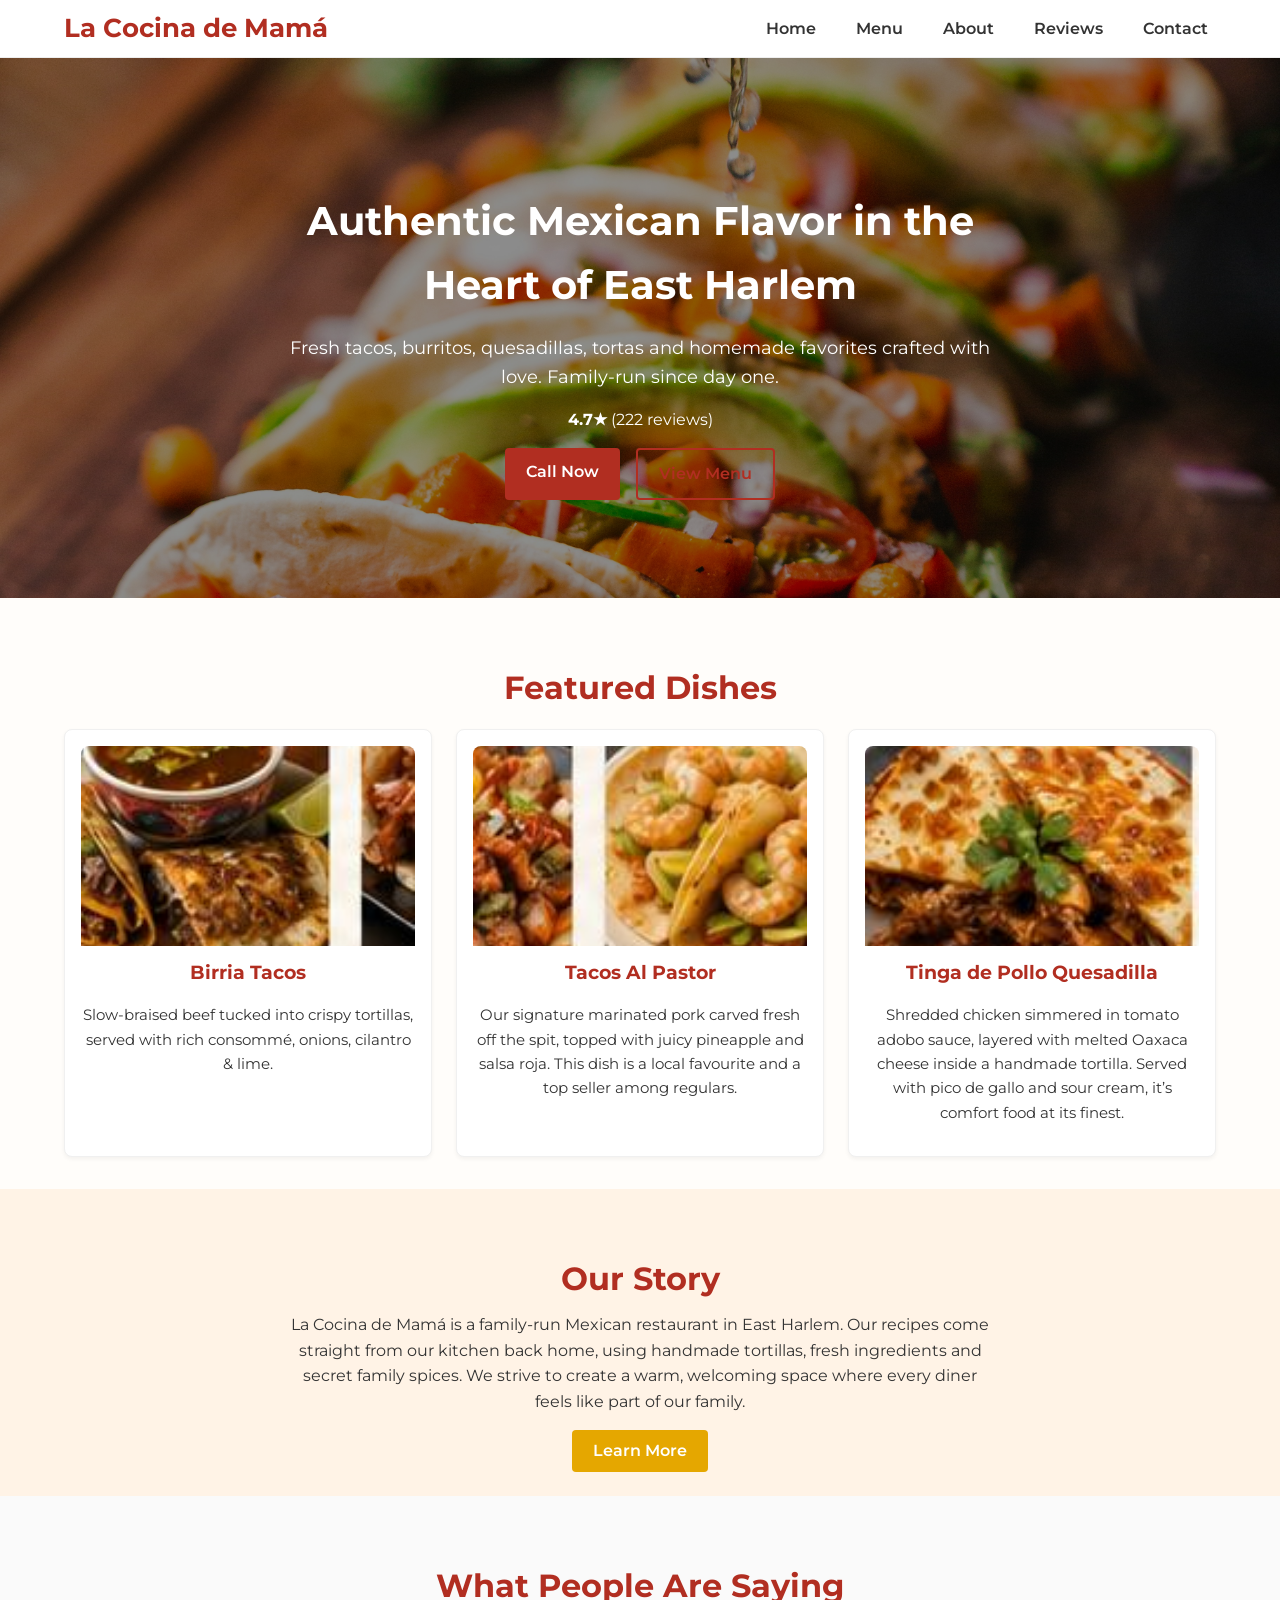
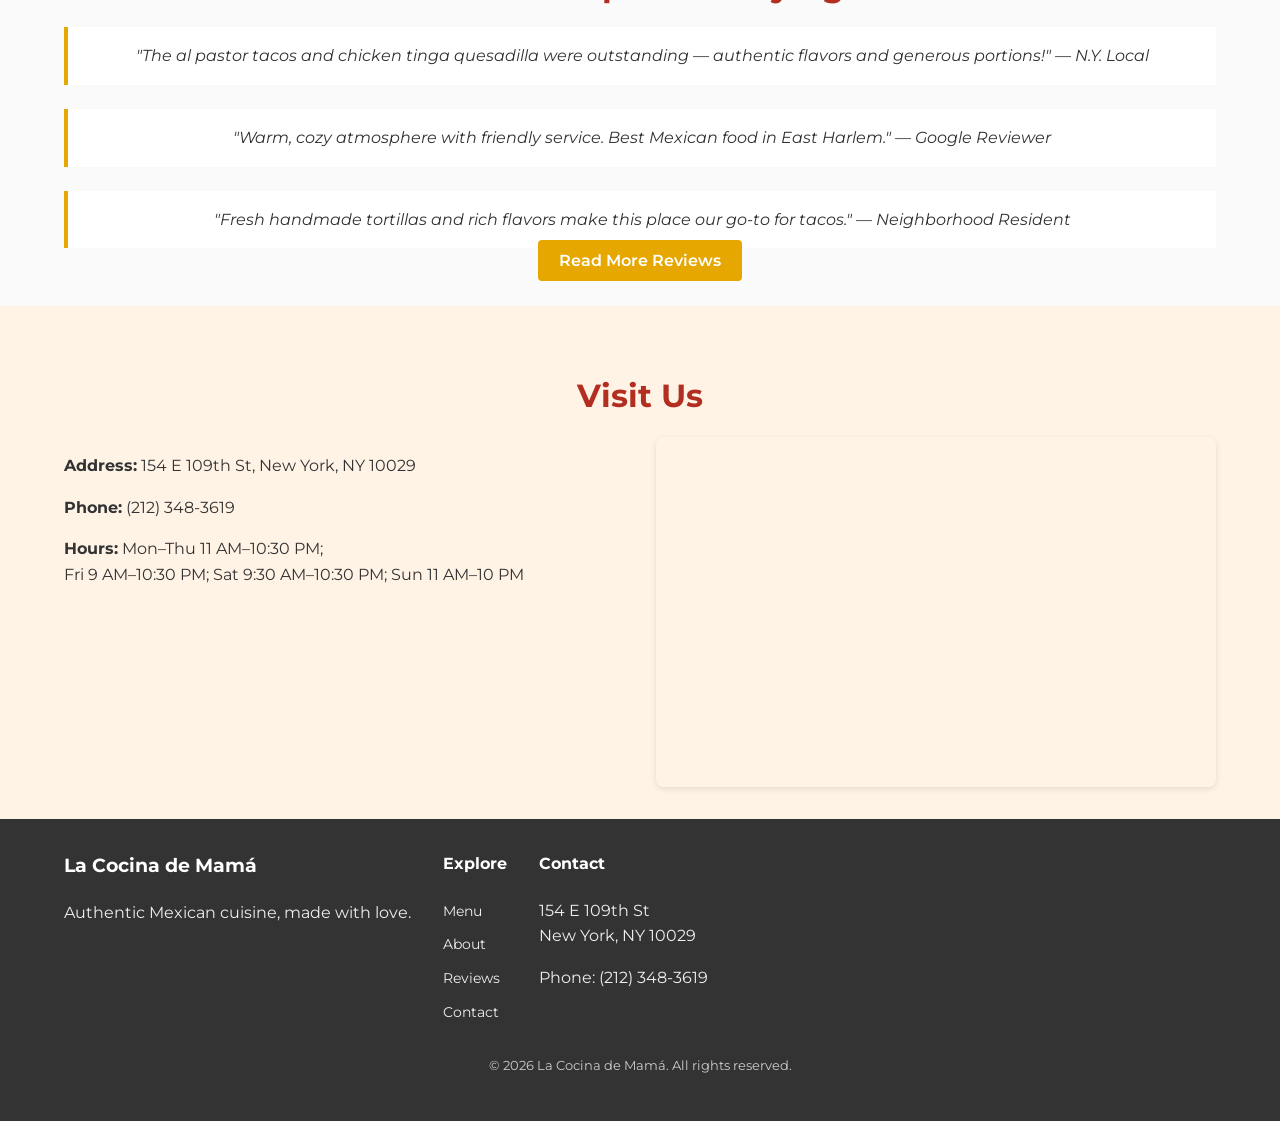
<file: index.html>
<!DOCTYPE html>
<html lang="en">
  <head>
    <meta charset="UTF-8" />
    <meta name="viewport" content="width=device-width, initial-scale=1.0" />
    <title>La Cocina de Mamá | Authentic Mexican Cuisine in East Harlem</title>
    <!-- Search‑engine optimisation -->
    <meta
      name="description"
      content="Enjoy authentic Mexican food at La Cocina de Mamá in East Harlem. Fresh tacos, burritos, quesadillas and more. 4.7‑star rating with 220+ reviews. Order now!"
    />
    <meta
      name="keywords"
      content="Mexican restaurant East Harlem, tacos NYC, birria tacos near me, Mexican food Harlem, best tacos East Harlem, authentic Mexican restaurant NYC"
    />
    <!-- Open Graph for social sharing -->
    <meta property="og:title" content="La Cocina de Mamá – Authentic Mexican Restaurant in East Harlem" />
    <meta
      property="og:description"
      content="Enjoy authentic Mexican cuisine at La Cocina de Mamá. Fresh tacos, burritos, quesadillas and more. Order pickup or delivery today!"
    />
    <!-- Use high‑quality hero image for Open Graph previews -->
    <meta property="og:image" content="hero-custom.jpg" />
    <meta property="og:url" content="https://lacocinademamanyc.github.io/" />
    <meta property="og:type" content="restaurant" />
    <link rel="stylesheet" href="style.css" />
    <link rel="preconnect" href="https://fonts.gstatic.com" />
    <link
      href="https://fonts.googleapis.com/css2?family=Montserrat:wght@400;600;700&display=swap"
      rel="stylesheet"
    />
  </head>
  <body>
    <header class="navbar">
      <div class="container">
        <a href="index.html" class="logo">La Cocina de Mamá</a>
        <input type="checkbox" id="nav-toggle" class="nav-toggle" />
        <label for="nav-toggle" class="nav-toggle-label">
          <span></span>
        </label>
        <nav>
          <ul>
            <li><a href="index.html">Home</a></li>
            <li><a href="menu.html">Menu</a></li>
            <li><a href="about.html">About</a></li>
            <li><a href="reviews.html">Reviews</a></li>
            <li><a href="contact.html">Contact</a></li>
          </ul>
        </nav>
      </div>
    </header>

    <!-- Hero Section -->
    <section class="hero">
      <!-- Updated hero image cropped from real taco photograph -->
      <img
        src="hero-custom.jpg"
        alt="Colorful tacos with fresh toppings on handmade tortillas"
        class="hero-image"
      />
      <div class="hero-content container">
        <h1>Authentic Mexican Flavor in the Heart of East Harlem</h1>
        <p>
          Fresh tacos, burritos, quesadillas, tortas and homemade favorites crafted
          with love. Family‑run since day one.
        </p>
        <div class="rating">
          <strong>4.7★</strong>
          <span>(222 reviews)</span>
        </div>
        <div class="cta-buttons">
          <a href="tel:+12123483619" class="btn">Call Now</a>
          <a href="menu.html" class="btn btn-outline">View Menu</a>
        </div>
      </div>
    </section>

    <!-- Featured Dishes Section -->
    <section class="featured-dishes container">
      <h2>Featured Dishes</h2>
      <div class="dish-grid">
        <div class="dish-card">
          <!-- Use real customer photo from reviews for featured Birria tacos -->
          <img src="dish_clean_1.jpg" alt="Birria tacos with consomé" />
          <h3>Birria Tacos</h3>
          <p>
            Slow‑braised beef tucked into crispy tortillas, served with rich
            consommé, onions, cilantro & lime.
          </p>
        </div>
        <div class="dish-card">
          <!-- Showcasing a real customer photo of tacos al pastor -->
          <img src="dish_clean_2.jpg" alt="Tacos al pastor with pineapple and salsa roja" />
          <h3>Tacos Al Pastor</h3>
          <p>
            Our signature marinated pork carved fresh off the spit, topped with
            juicy pineapple and salsa roja. This dish is a local favourite and
            a top seller among regulars.
          </p>
        </div>
        <div class="dish-card">
          <!-- Real photo of our tinga de pollo quesadilla from a happy customer -->
          <img src="dish_clean_3.jpg" alt="Tinga de pollo quesadilla with Oaxaca cheese" />
          <h3>Tinga de Pollo Quesadilla</h3>
          <p>
            Shredded chicken simmered in tomato adobo sauce, layered with
            melted Oaxaca cheese inside a handmade tortilla. Served with
            pico de gallo and sour cream, it’s comfort food at its finest.
          </p>
        </div>
      </div>
    </section>

    <!-- About Section summary -->
    <section class="about-summary">
      <div class="container">
        <h2>Our Story</h2>
        <p>
          La Cocina de Mamá is a family‑run Mexican restaurant in East Harlem.
          Our recipes come straight from our kitchen back home, using handmade
          tortillas, fresh ingredients and secret family spices. We strive to
          create a warm, welcoming space where every diner feels like part of
          our family.
        </p>
        <a href="about.html" class="btn btn-secondary">Learn More</a>
      </div>
    </section>

    <!-- Reviews Preview Section -->
    <section class="reviews-preview">
      <div class="container">
        <h2>What People Are Saying</h2>
        <div class="review-grid">
          <blockquote>
            "The al pastor tacos and chicken tinga quesadilla were outstanding —
            authentic flavors and generous portions!" — N.Y. Local
          </blockquote>
          <blockquote>
            "Warm, cozy atmosphere with friendly service. Best Mexican food in
            East Harlem." — Google Reviewer
          </blockquote>
          <blockquote>
            "Fresh handmade tortillas and rich flavors make this place our
            go‑to for tacos." — Neighborhood Resident
          </blockquote>
        </div>
        <a href="reviews.html" class="btn btn-secondary">Read More Reviews</a>
      </div>
    </section>

    <!-- Location & Hours -->
    <section class="location-hours">
      <div class="container">
        <h2>Visit Us</h2>
        <div class="location-info">
          <div class="address-hours">
            <p><strong>Address:</strong> 154 E 109th St, New York, NY 10029</p>
            <p><strong>Phone:</strong> (212) 348‑3619</p>
            <p><strong>Hours:</strong> Mon–Thu 11 AM–10:30 PM;<br />
              Fri 9 AM–10:30 PM; Sat 9:30 AM–10:30 PM; Sun 11 AM–10 PM
            </p>
          </div>
          <div class="map-container">
            <!-- Google Maps iframe embed pointing to the restaurant location -->
            <iframe
              src="https://www.google.com/maps/embed?pb=!1m18!1m12!1m3!1d3021.795196990595!2d-73.9435401!3d40.7933422!2m3!1f0!2f0!3f0!3m2!1i1024!2i768!4f13.1!3m3!1m2!1s0x89c2f645f1722163%3A0x8b8f43266d8fd170!2sLa%20Cocina%20de%20Mama%2C%20154%20E%20109th%20St%2C%20New%20York%2C%20NY%2010029!5e0!3m2!1sen!2sus!4v1592362021000!5m2!1sen!2sus"
              width="100%"
              height="250"
              style="border:0;"
              allowfullscreen=""
              loading="lazy"
              referrerpolicy="no-referrer-when-downgrade"
            ></iframe>
          </div>
        </div>
      </div>
    </section>

    <!-- Footer -->
    <footer class="site-footer">
      <div class="container footer-grid">
        <div>
          <h3>La Cocina de Mamá</h3>
          <p>Authentic Mexican cuisine, made with love.</p>
        </div>
        <div>
          <h4>Explore</h4>
          <ul>
            <li><a href="menu.html">Menu</a></li>
            <li><a href="about.html">About</a></li>
            <li><a href="reviews.html">Reviews</a></li>
            <li><a href="contact.html">Contact</a></li>
          </ul>
        </div>
        <div>
          <h4>Contact</h4>
          <p>154 E 109th St<br />New York, NY 10029</p>
          <p>Phone: (212) 348‑3619</p>
        </div>
      </div>
      <div class="container">
        <p class="copyright">© 2026 La Cocina de Mamá. All rights reserved.</p>
      </div>
    </footer>
    <script src="script.js"></script>
  </body>
</html>
</file>
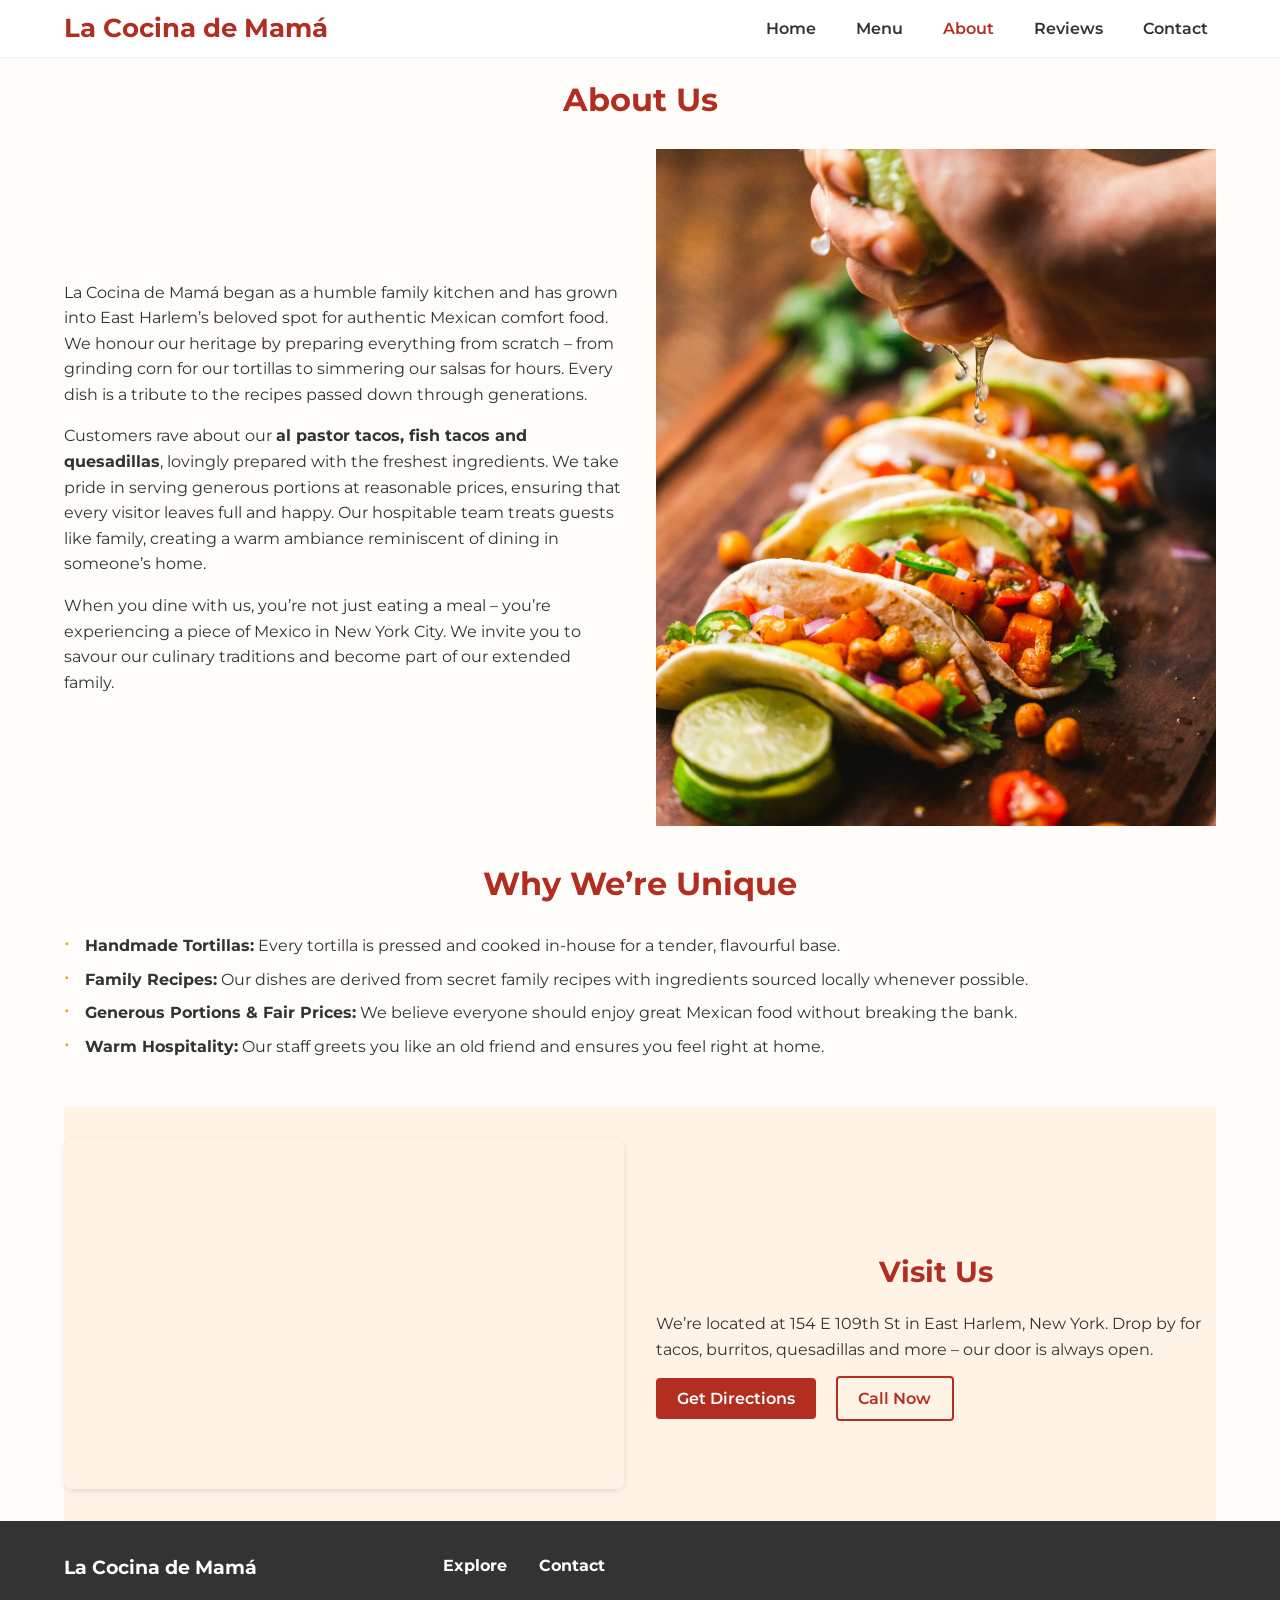
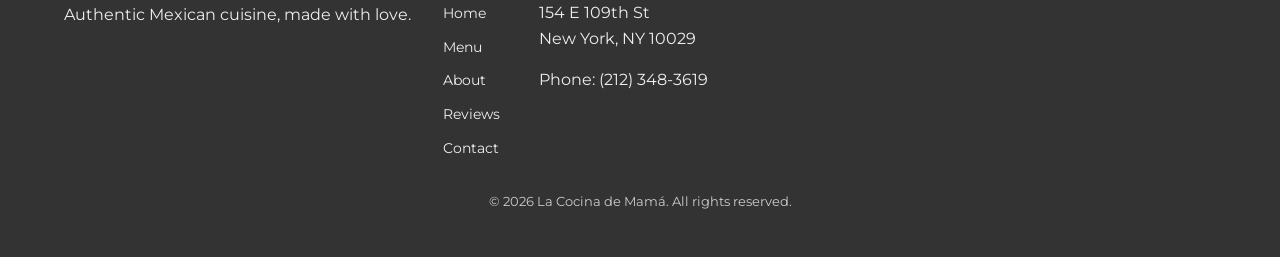
<file: about.html>
<!DOCTYPE html>
<html lang="en">
  <head>
    <meta charset="UTF-8" />
    <meta name="viewport" content="width=device-width, initial-scale=1.0" />
    <title>About | La Cocina de Mamá</title>
    <meta
      name="description"
      content="Learn about La Cocina de Mamá – a family‑run Mexican restaurant in East Harlem serving authentic dishes made with handmade tortillas and secret family recipes."
    />
    <link rel="stylesheet" href="style.css" />
    <link rel="preconnect" href="https://fonts.gstatic.com" />
    <link
      href="https://fonts.googleapis.com/css2?family=Montserrat:wght@400;600;700&display=swap"
      rel="stylesheet"
    />
  </head>
  <body>
    <!-- Navigation -->
    <header class="navbar">
      <div class="container">
        <a href="index.html" class="logo">La Cocina de Mamá</a>
        <input type="checkbox" id="nav-toggle" class="nav-toggle" />
        <label for="nav-toggle" class="nav-toggle-label"><span></span></label>
        <nav>
          <ul>
            <li><a href="index.html">Home</a></li>
            <li><a href="menu.html">Menu</a></li>
            <li><a href="about.html" class="active">About</a></li>
            <li><a href="reviews.html">Reviews</a></li>
            <li><a href="contact.html">Contact</a></li>
          </ul>
        </nav>
      </div>
    </header>
    <main class="container about-page">
      <h1>About Us</h1>
      <div class="about-section">
        <div class="about-text">
          <p>
            La Cocina de Mamá began as a humble family kitchen and has grown into
            East Harlem’s beloved spot for authentic Mexican comfort food. We
            honour our heritage by preparing everything from scratch – from
            grinding corn for our tortillas to simmering our salsas for hours.
            Every dish is a tribute to the recipes passed down through
            generations.
          </p>
          <p>
            Customers rave about our <strong>al pastor tacos, fish tacos and
            quesadillas</strong>, lovingly prepared with the freshest
            ingredients. We take pride in serving generous
            portions at reasonable prices, ensuring that every
            visitor leaves full and happy. Our hospitable team treats guests
            like family, creating a warm ambiance reminiscent of dining in
            someone’s home.
          </p>
          <p>
            When you dine with us, you’re not just eating a meal – you’re
            experiencing a piece of Mexico in New York City. We invite you to
            savour our culinary traditions and become part of our extended
            family.
          </p>
        </div>
        <div class="about-image">
          <!-- Use the high‑quality hero photo to reinforce authenticity -->
          <img
            src="hero-custom.jpg"
            alt="Assorted tacos with colourful toppings on a rustic plate"
          />
        </div>
      </div>
      <h2>Why We’re Unique</h2>
      <ul class="about-highlights">
        <li>
          <strong>Handmade Tortillas:</strong> Every tortilla is pressed and
          cooked in‑house for a tender, flavourful base.
        </li>
        <li>
          <strong>Family Recipes:</strong> Our dishes are derived from secret
          family recipes with ingredients sourced locally whenever possible.
        </li>
        <li>
          <strong>Generous Portions & Fair Prices:</strong> We believe
          everyone should enjoy great Mexican food without breaking the
          bank.
        </li>
        <li>
          <strong>Warm Hospitality:</strong> Our staff greets you like an old
          friend and ensures you feel right at home.
        </li>
      </ul>
      <!-- Map Section -->
      <section class="map-section">
        <div class="map-container">
          <iframe
            src="https://www.google.com/maps/embed?pb=!1m18!1m12!1m3!1d3021.980020667378!2d-73.94528638459456!3d40.79742677932227!2m3!1f0!2f0!3f0!3m2!1i1024!2i768!4f13.1!3m3!1m2!1s0x89c2f63e5f42a2fb%3A0xa1717417b8d5f701!2sLa%20Cocina%20de%20Mam%C3%A1!5e0!3m2!1sen!2sus!4v1710000000000!5m2!1sen!2sus"
            width="100%"
            height="100%"
            style="border: 0;"
            allowfullscreen=""
            loading="lazy"
            referrerpolicy="no-referrer-when-downgrade"
          ></iframe>
        </div>
        <div class="map-details">
          <h2>Visit Us</h2>
          <p>
            We’re located at 154&nbsp;E 109th St in East Harlem, New&nbsp;York.
            Drop by for tacos, burritos, quesadillas and more – our door
            is always open.
          </p>
          <a
            href="https://www.google.com/maps/dir/?api=1&destination=154+E+109th+St+New+York+NY+10029"
            class="btn"
            target="_blank"
            rel="noopener noreferrer"
            >Get Directions</a
          >
          <a href="tel:+12123483619" class="btn btn-outline">Call Now</a>
        </div>
      </section>
    </main>
    <!-- Footer -->
    <footer class="site-footer">
      <div class="container footer-grid">
        <div>
          <h3>La Cocina de Mamá</h3>
          <p>Authentic Mexican cuisine, made with love.</p>
        </div>
        <div>
          <h4>Explore</h4>
          <ul>
            <li><a href="index.html">Home</a></li>
            <li><a href="menu.html">Menu</a></li>
            <li><a href="about.html">About</a></li>
            <li><a href="reviews.html">Reviews</a></li>
            <li><a href="contact.html">Contact</a></li>
          </ul>
        </div>
        <div>
          <h4>Contact</h4>
          <p>154 E 109th St<br />New York, NY 10029</p>
          <p>Phone: (212) 348‑3619</p>
        </div>
      </div>
      <div class="container">
        <p class="copyright">© 2026 La Cocina de Mamá. All rights reserved.</p>
      </div>
    </footer>
    <script src="script.js"></script>
  </body>
</html>
</file>
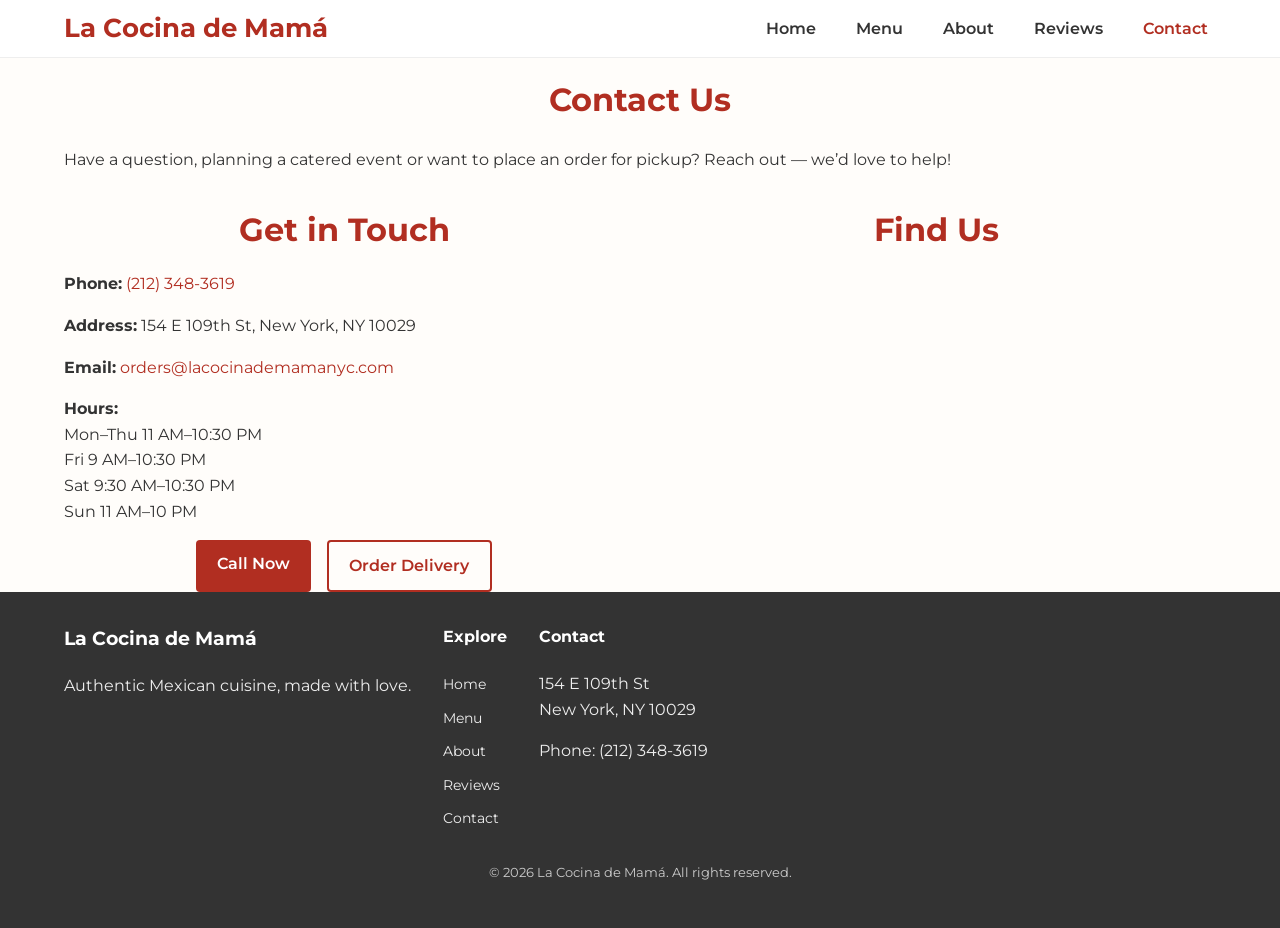
<file: contact.html>
<!DOCTYPE html>
<html lang="en">
  <head>
    <meta charset="UTF-8" />
    <meta name="viewport" content="width=device-width, initial-scale=1.0" />
    <title>Contact | La Cocina de Mamá</title>
    <meta
      name="description"
      content="Contact La Cocina de Mamá to order pickup, schedule catering or ask a question. Located at 154 E 109th St, New York, NY 10029."
    />
    <link rel="stylesheet" href="style.css" />
    <link rel="preconnect" href="https://fonts.gstatic.com" />
    <link
      href="https://fonts.googleapis.com/css2?family=Montserrat:wght@400;600;700&display=swap"
      rel="stylesheet"
    />
  </head>
  <body>
    <!-- Navigation -->
    <header class="navbar">
      <div class="container">
        <a href="index.html" class="logo">La Cocina de Mamá</a>
        <input type="checkbox" id="nav-toggle" class="nav-toggle" />
        <label for="nav-toggle" class="nav-toggle-label"><span></span></label>
        <nav>
          <ul>
            <li><a href="index.html">Home</a></li>
            <li><a href="menu.html">Menu</a></li>
            <li><a href="about.html">About</a></li>
            <li><a href="reviews.html">Reviews</a></li>
            <li><a href="contact.html" class="active">Contact</a></li>
          </ul>
        </nav>
      </div>
    </header>
    <main class="container contact-page">
      <h1>Contact Us</h1>
      <p>
        Have a question, planning a catered event or want to place an order for
        pickup? Reach out — we’d love to help!
      </p>
      <div class="contact-info">
        <div class="contact-details">
          <h2>Get in Touch</h2>
          <p><strong>Phone:</strong> <a href="tel:+12123483619">(212) 348‑3619</a></p>
          <p><strong>Address:</strong> 154 E 109th St, New York, NY 10029</p>
          <p><strong>Email:</strong> <a href="mailto:orders@lacocinademamanyc.com">orders@lacocinademamanyc.com</a></p>
          <p><strong>Hours:</strong><br />
            Mon–Thu 11 AM–10:30 PM<br />
            Fri 9 AM–10:30 PM<br />
            Sat 9:30 AM–10:30 PM<br />
            Sun 11 AM–10 PM
          </p>
          <div class="cta-buttons">
            <a href="tel:+12123483619" class="btn">Call Now</a>
            <!-- Updated to link directly to La Cocina de Mamá’s Uber Eats search page instead of Google reviews -->
            <a
              href="https://www.ubereats.com/store/la-cocina-de-mama/21AqMfXPUWe_I7mfXNwGKw?diningMode=DELIVERY&mod=merchantUnavailable&modctx=%257B%2522storeUuid%2522%253A%2522db502a31-f5cf-5167-bf23-b99f5cdc062b%2522%257D&ps=1&sc=SEARCH_SUGGESTION"
              target="_blank"
              class="btn btn-outline"
              >Order Delivery</a>
          </div>
        </div>
        <div class="contact-map">
          <h2>Find Us</h2>
          <iframe
            src="https://www.google.com/maps/embed?pb=!1m18!1m12!1m3!1d3021.980020667378!2d-73.94528638459456!3d40.79742677932227!2m3!1f0!2f0!3f0!3m2!1i1024!2i768!4f13.1!3m3!1m2!1s0x89c2f63e5f42a2fb%3A0xa1717417b8d5f701!2sLa%20Cocina%20de%20Mam%C3%A1!5e0!3m2!1sen!2sus!4v1710000000000!5m2!1sen!2sus"
            width="100%"
            height="300"
            style="border:0;"
            allowfullscreen=""
            loading="lazy"
            referrerpolicy="no-referrer-when-downgrade"
          ></iframe>
        </div>
      </div>
    </main>
    <!-- Footer -->
    <footer class="site-footer">
      <div class="container footer-grid">
        <div>
          <h3>La Cocina de Mamá</h3>
          <p>Authentic Mexican cuisine, made with love.</p>
        </div>
        <div>
          <h4>Explore</h4>
          <ul>
            <li><a href="index.html">Home</a></li>
            <li><a href="menu.html">Menu</a></li>
            <li><a href="about.html">About</a></li>
            <li><a href="reviews.html">Reviews</a></li>
            <li><a href="contact.html">Contact</a></li>
          </ul>
        </div>
        <div>
          <h4>Contact</h4>
          <p>154 E 109th St<br />New York, NY 10029</p>
          <p>Phone: (212) 348‑3619</p>
        </div>
      </div>
      <div class="container">
        <p class="copyright">© 2026 La Cocina de Mamá. All rights reserved.</p>
      </div>
    </footer>
    <script src="script.js"></script>
  </body>
</html>
</file>
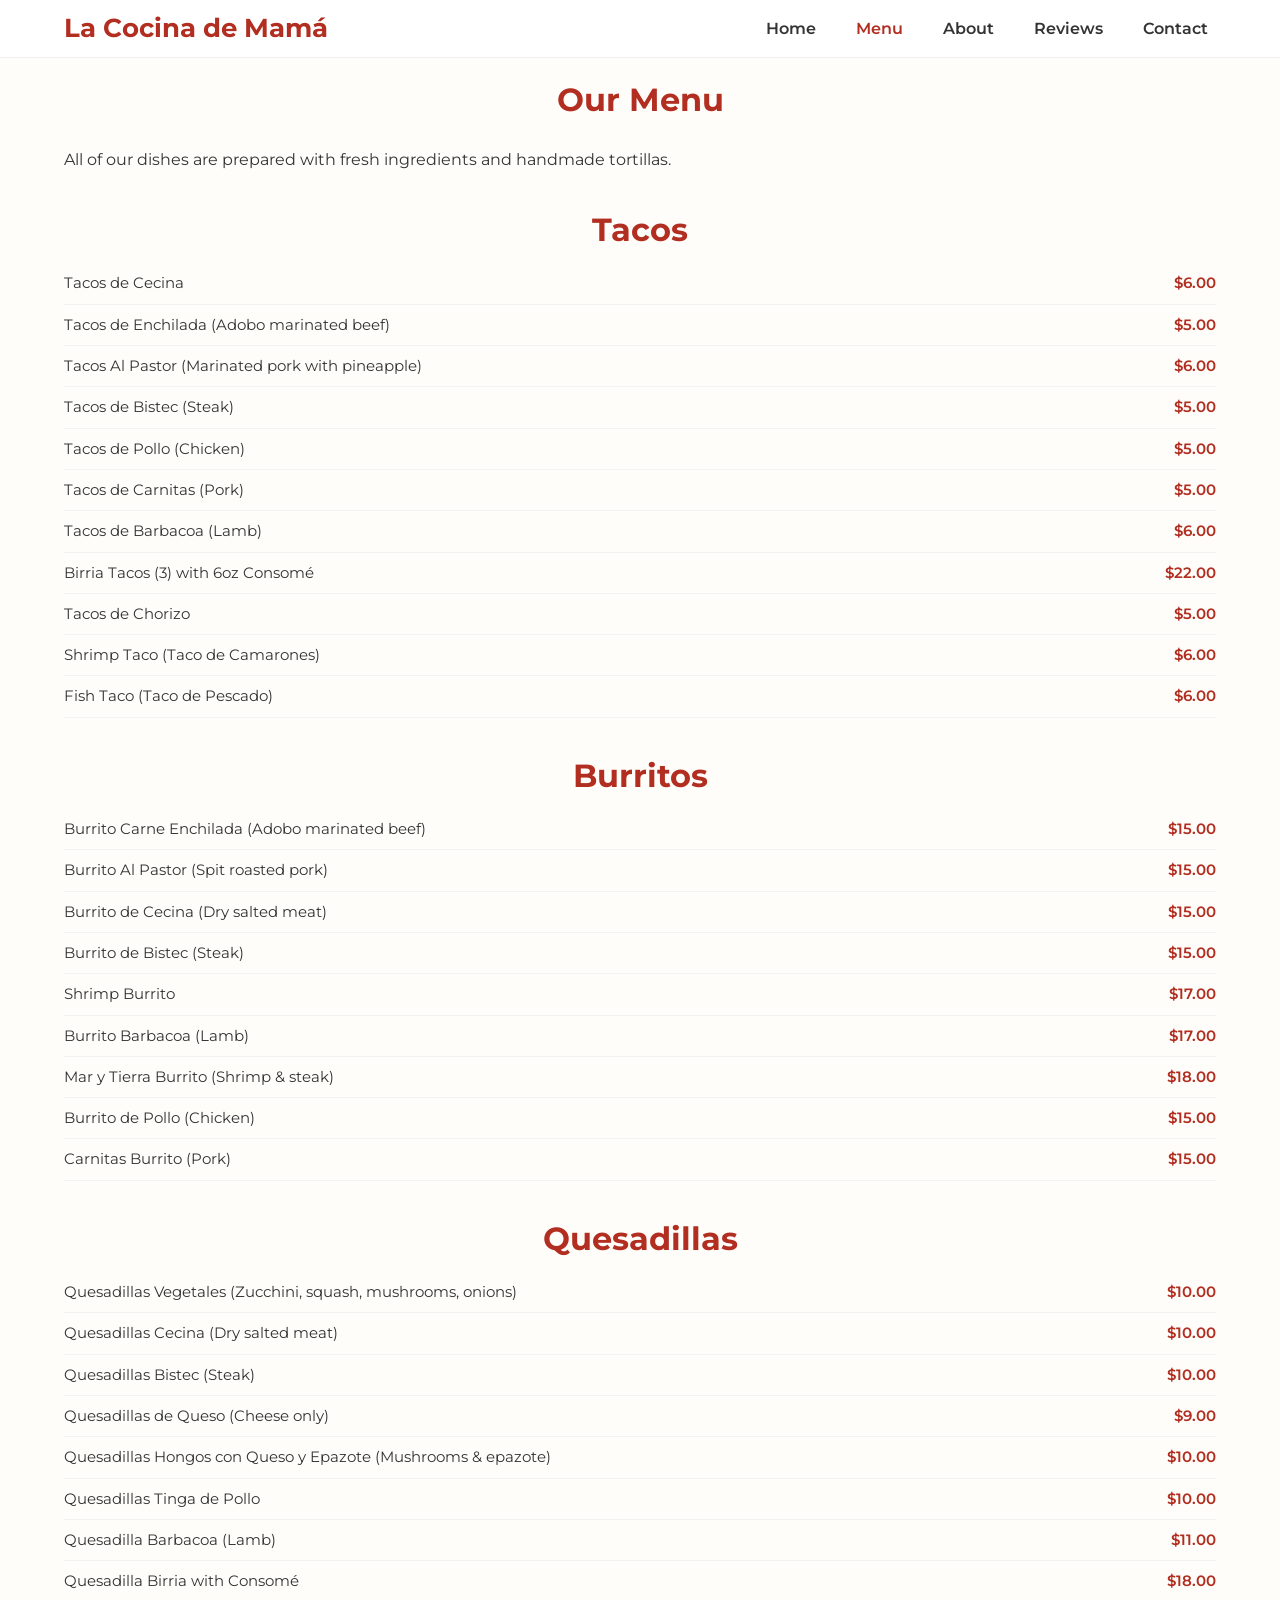
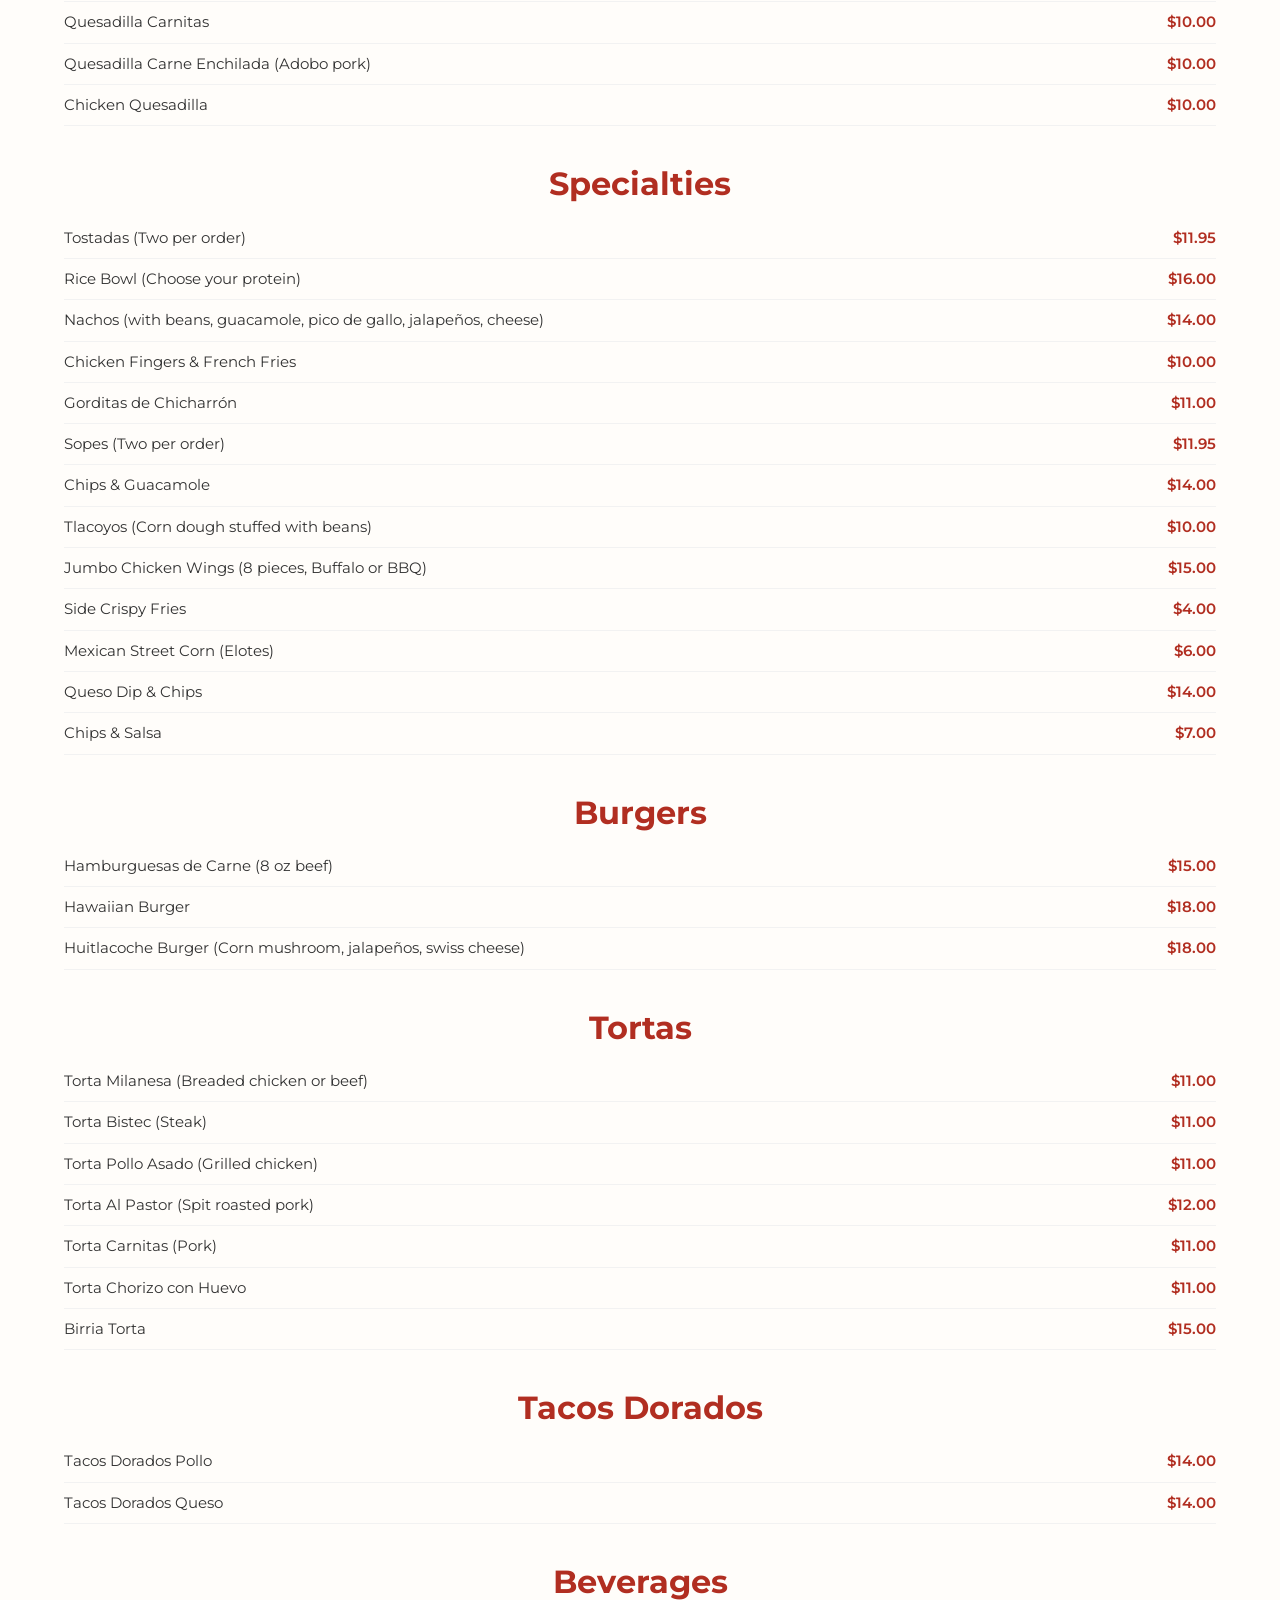
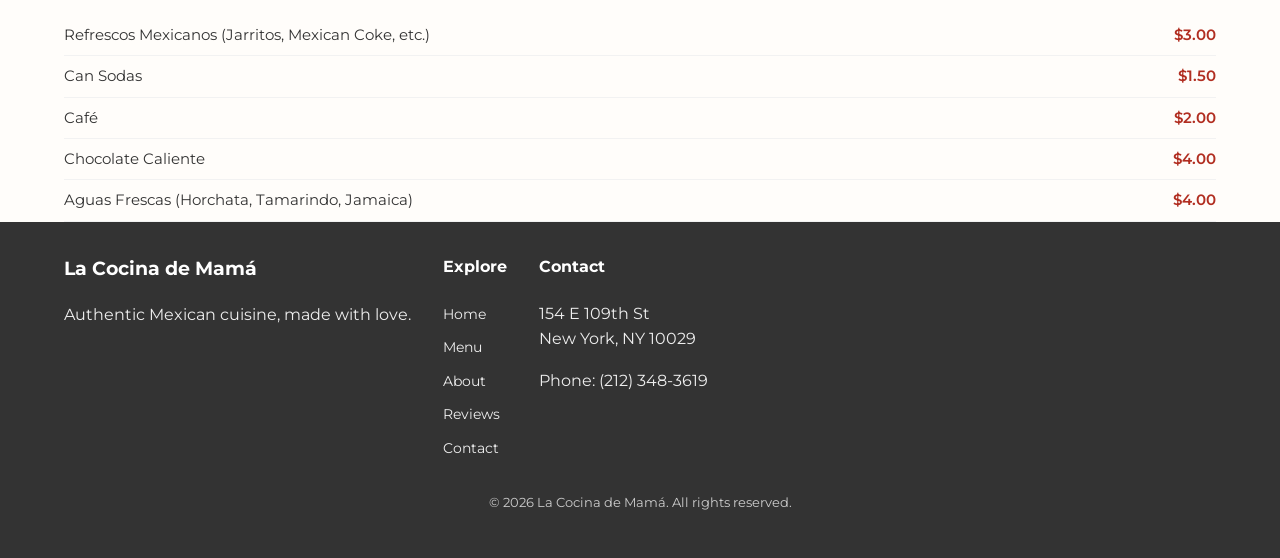
<file: menu.html>
<!DOCTYPE html>
<html lang="en">
  <head>
    <meta charset="UTF-8" />
    <meta name="viewport" content="width=device-width, initial-scale=1.0" />
    <title>Menu | La Cocina de Mamá</title>
    <meta
      name="description"
      content="Explore the full menu at La Cocina de Mamá in East Harlem: tacos, burritos, quesadillas, specialties, tortas, burgers and beverages."
    />
    <link rel="stylesheet" href="style.css" />
    <link rel="preconnect" href="https://fonts.gstatic.com" />
    <link
      href="https://fonts.googleapis.com/css2?family=Montserrat:wght@400;600;700&display=swap"
      rel="stylesheet"
    />
  </head>
  <body>
    <!-- Navigation -->
    <header class="navbar">
      <div class="container">
        <a href="index.html" class="logo">La Cocina de Mamá</a>
        <input type="checkbox" id="nav-toggle" class="nav-toggle" />
        <label for="nav-toggle" class="nav-toggle-label"><span></span></label>
        <nav>
          <ul>
            <li><a href="index.html">Home</a></li>
            <li><a href="menu.html" class="active">Menu</a></li>
            <li><a href="about.html">About</a></li>
            <li><a href="reviews.html">Reviews</a></li>
            <li><a href="contact.html">Contact</a></li>
          </ul>
        </nav>
      </div>
    </header>
    <main class="container menu-page">
      <h1>Our Menu</h1>
      <p>All of our dishes are prepared with fresh ingredients and handmade tortillas.</p>
      
      <!-- Tacos -->
      <section class="menu-section" id="tacos">
        <h2>Tacos</h2>
        <ul class="menu-list">
          <li><span>Tacos de Cecina</span><span>$6.00</span></li>
          <li><span>Tacos de Enchilada (Adobo marinated beef)</span><span>$5.00</span></li>
          <li><span>Tacos Al Pastor (Marinated pork with pineapple)</span><span>$6.00</span></li>
          <li><span>Tacos de Bistec (Steak)</span><span>$5.00</span></li>
          <li><span>Tacos de Pollo (Chicken)</span><span>$5.00</span></li>
          <li><span>Tacos de Carnitas (Pork)</span><span>$5.00</span></li>
          <li><span>Tacos de Barbacoa (Lamb)</span><span>$6.00</span></li>
          <li><span>Birria Tacos (3) with 6oz Consomé</span><span>$22.00</span></li>
          <li><span>Tacos de Chorizo</span><span>$5.00</span></li>
          <li><span>Shrimp Taco (Taco de Camarones)</span><span>$6.00</span></li>
          <li><span>Fish Taco (Taco de Pescado)</span><span>$6.00</span></li>
        </ul>
      </section>

      <!-- Burritos -->
      <section class="menu-section" id="burritos">
        <h2>Burritos</h2>
        <ul class="menu-list">
          <li><span>Burrito Carne Enchilada (Adobo marinated beef)</span><span>$15.00</span></li>
          <li><span>Burrito Al Pastor (Spit roasted pork)</span><span>$15.00</span></li>
          <li><span>Burrito de Cecina (Dry salted meat)</span><span>$15.00</span></li>
          <li><span>Burrito de Bistec (Steak)</span><span>$15.00</span></li>
          <li><span>Shrimp Burrito</span><span>$17.00</span></li>
          <li><span>Burrito Barbacoa (Lamb)</span><span>$17.00</span></li>
          <li><span>Mar y Tierra Burrito (Shrimp & steak)</span><span>$18.00</span></li>
          <li><span>Burrito de Pollo (Chicken)</span><span>$15.00</span></li>
          <li><span>Carnitas Burrito (Pork)</span><span>$15.00</span></li>
        </ul>
      </section>

      <!-- Quesadillas -->
      <section class="menu-section" id="quesadillas">
        <h2>Quesadillas</h2>
        <ul class="menu-list">
          <li><span>Quesadillas Vegetales (Zucchini, squash, mushrooms, onions)</span><span>$10.00</span></li>
          <li><span>Quesadillas Cecina (Dry salted meat)</span><span>$10.00</span></li>
          <li><span>Quesadillas Bistec (Steak)</span><span>$10.00</span></li>
          <li><span>Quesadillas de Queso (Cheese only)</span><span>$9.00</span></li>
          <li><span>Quesadillas Hongos con Queso y Epazote (Mushrooms & epazote)</span><span>$10.00</span></li>
          <li><span>Quesadillas Tinga de Pollo</span><span>$10.00</span></li>
          <li><span>Quesadilla Barbacoa (Lamb)</span><span>$11.00</span></li>
          <li><span>Quesadilla Birria with Consomé</span><span>$18.00</span></li>
          <li><span>Quesadilla Carnitas</span><span>$10.00</span></li>
          <li><span>Quesadilla Carne Enchilada (Adobo pork)</span><span>$10.00</span></li>
          <li><span>Chicken Quesadilla</span><span>$10.00</span></li>
        </ul>
      </section>

      <!-- Specialties -->
      <section class="menu-section" id="specialties">
        <h2>Specialties</h2>
        <ul class="menu-list">
          <li><span>Tostadas (Two per order)</span><span>$11.95</span></li>
          <li><span>Rice Bowl (Choose your protein)</span><span>$16.00</span></li>
          <li><span>Nachos (with beans, guacamole, pico de gallo, jalapeños, cheese)</span><span>$14.00</span></li>
          <li><span>Chicken Fingers & French Fries</span><span>$10.00</span></li>
          <li><span>Gorditas de Chicharrón</span><span>$11.00</span></li>
          <li><span>Sopes (Two per order)</span><span>$11.95</span></li>
          <li><span>Chips & Guacamole</span><span>$14.00</span></li>
          <li><span>Tlacoyos (Corn dough stuffed with beans)</span><span>$10.00</span></li>
          <li><span>Jumbo Chicken Wings (8 pieces, Buffalo or BBQ)</span><span>$15.00</span></li>
          <li><span>Side Crispy Fries</span><span>$4.00</span></li>
          <li><span>Mexican Street Corn (Elotes)</span><span>$6.00</span></li>
          <li><span>Queso Dip & Chips</span><span>$14.00</span></li>
          <li><span>Chips & Salsa</span><span>$7.00</span></li>
        </ul>
      </section>

      <!-- Burgers -->
      <section class="menu-section" id="burgers">
        <h2>Burgers</h2>
        <ul class="menu-list">
          <li><span>Hamburguesas de Carne (8 oz beef)</span><span>$15.00</span></li>
          <li><span>Hawaiian Burger</span><span>$18.00</span></li>
          <li><span>Huitlacoche Burger (Corn mushroom, jalapeños, swiss cheese)</span><span>$18.00</span></li>
        </ul>
      </section>

      <!-- Tortas -->
      <section class="menu-section" id="tortas">
        <h2>Tortas</h2>
        <ul class="menu-list">
          <li><span>Torta Milanesa (Breaded chicken or beef)</span><span>$11.00</span></li>
          <li><span>Torta Bistec (Steak)</span><span>$11.00</span></li>
          <li><span>Torta Pollo Asado (Grilled chicken)</span><span>$11.00</span></li>
          <li><span>Torta Al Pastor (Spit roasted pork)</span><span>$12.00</span></li>
          <li><span>Torta Carnitas (Pork)</span><span>$11.00</span></li>
          <li><span>Torta Chorizo con Huevo</span><span>$11.00</span></li>
          <li><span>Birria Torta</span><span>$15.00</span></li>
        </ul>
      </section>

      <!-- Tacos Dorados -->
      <section class="menu-section" id="tacos-dorados">
        <h2>Tacos Dorados</h2>
        <ul class="menu-list">
          <li><span>Tacos Dorados Pollo</span><span>$14.00</span></li>
          <li><span>Tacos Dorados Queso</span><span>$14.00</span></li>
        </ul>
      </section>

      <!-- Beverages -->
      <section class="menu-section" id="beverages">
        <h2>Beverages</h2>
        <ul class="menu-list">
          <li><span>Refrescos Mexicanos (Jarritos, Mexican Coke, etc.)</span><span>$3.00</span></li>
          <li><span>Can Sodas</span><span>$1.50</span></li>
          <li><span>Café</span><span>$2.00</span></li>
          <li><span>Chocolate Caliente</span><span>$4.00</span></li>
          <li><span>Aguas Frescas (Horchata, Tamarindo, Jamaica)</span><span>$4.00</span></li>
        </ul>
      </section>
    </main>
    <!-- Footer -->
    <footer class="site-footer">
      <div class="container footer-grid">
        <div>
          <h3>La Cocina de Mamá</h3>
          <p>Authentic Mexican cuisine, made with love.</p>
        </div>
        <div>
          <h4>Explore</h4>
          <ul>
            <li><a href="index.html">Home</a></li>
            <li><a href="menu.html">Menu</a></li>
            <li><a href="about.html">About</a></li>
            <li><a href="reviews.html">Reviews</a></li>
            <li><a href="contact.html">Contact</a></li>
          </ul>
        </div>
        <div>
          <h4>Contact</h4>
          <p>154 E 109th St<br />New York, NY 10029</p>
          <p>Phone: (212) 348‑3619</p>
        </div>
      </div>
      <div class="container">
        <p class="copyright">© 2026 La Cocina de Mamá. All rights reserved.</p>
      </div>
    </footer>
    <script src="script.js"></script>
  </body>
</html>
</file>
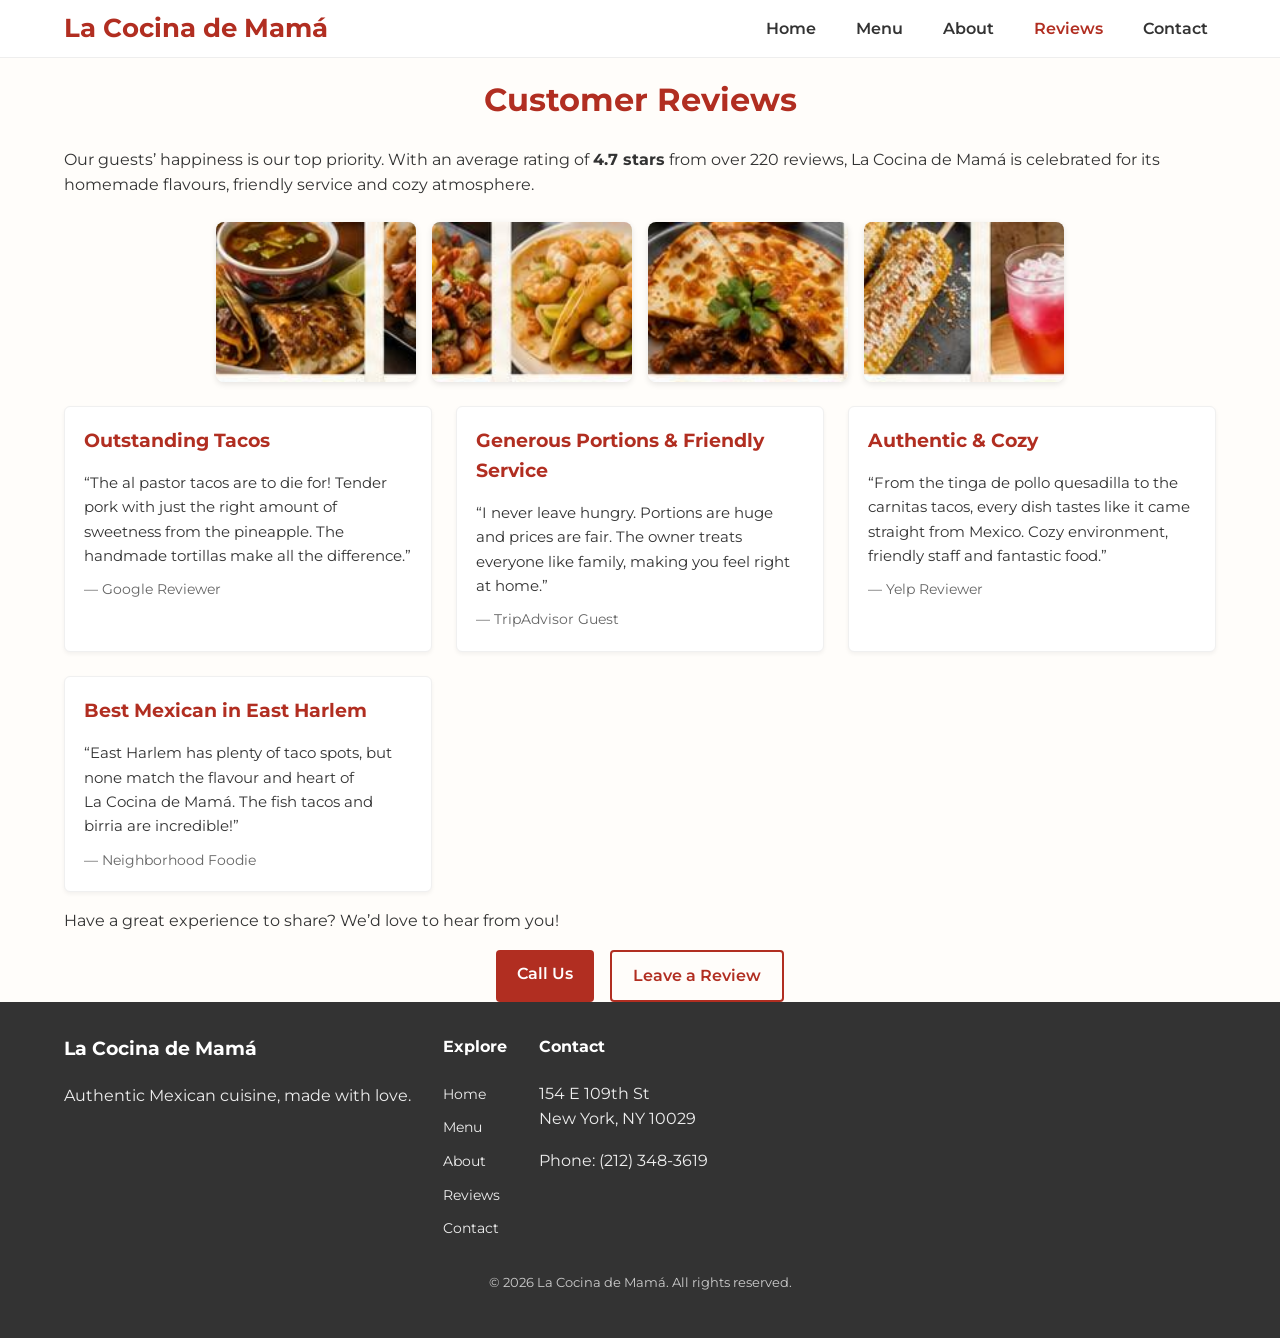
<file: reviews.html>
<!DOCTYPE html>
<html lang="en">
  <head>
    <meta charset="UTF-8" />
    <meta name="viewport" content="width=device-width, initial-scale=1.0" />
    <title>Reviews | La Cocina de Mamá</title>
    <meta
      name="description"
      content="Read customer reviews and testimonials about La Cocina de Mamá, the top rated Mexican restaurant in East Harlem."
    />
    <link rel="stylesheet" href="style.css" />
    <link rel="preconnect" href="https://fonts.gstatic.com" />
    <link
      href="https://fonts.googleapis.com/css2?family=Montserrat:wght@400;600;700&display=swap"
      rel="stylesheet"
    />
  </head>
  <body>
    <!-- Navigation -->
    <header class="navbar">
      <div class="container">
        <a href="index.html" class="logo">La Cocina de Mamá</a>
        <input type="checkbox" id="nav-toggle" class="nav-toggle" />
        <label for="nav-toggle" class="nav-toggle-label"><span></span></label>
        <nav>
          <ul>
            <li><a href="index.html">Home</a></li>
            <li><a href="menu.html">Menu</a></li>
            <li><a href="about.html">About</a></li>
            <li><a href="reviews.html" class="active">Reviews</a></li>
            <li><a href="contact.html">Contact</a></li>
          </ul>
        </nav>
      </div>
    </header>
    <main class="container reviews-page">
      <h1>Customer Reviews</h1>
      <p>
        Our guests’ happiness is our top priority. With an average rating of
        <strong>4.7 stars</strong> from over 220 reviews, La Cocina de Mamá is
        celebrated for its homemade flavours, friendly service and cozy
        atmosphere.
      </p>
      <!-- Gallery of real dishes from customer photos -->
      <div class="review-gallery">
        <!-- Using high‑quality images cropped from real review photos to showcase the food -->
        <img src="dish_clean_1.jpg" alt="Birria tacos with consommé" />
        <img src="dish_clean_2.jpg" alt="Shrimp tacos with guacamole" />
        <img src="dish_clean_3.jpg" alt="Tinga de pollo quesadilla" />
        <img src="dish_clean_4.jpg" alt="Mexican street corn and horchata" />
      </div>
      
      <div class="review-grid full">
        <article class="review">
          <h3>Outstanding Tacos</h3>
          <p>
            “The al pastor tacos are to die for! Tender pork with just the right
            amount of sweetness from the pineapple. The handmade tortillas make
            all the difference.”
          </p>
          <span>— Google Reviewer</span>
        </article>
        <article class="review">
          <h3>Generous Portions & Friendly Service</h3>
          <p>
            “I never leave hungry. Portions are huge and prices are fair. The
            owner treats everyone like family, making you feel right at home.”
          </p>
          <span>— TripAdvisor Guest</span>
        </article>
        <article class="review">
          <h3>Authentic & Cozy</h3>
          <p>
            “From the tinga de pollo quesadilla to the carnitas tacos, every
            dish tastes like it came straight from Mexico. Cozy
            environment, friendly staff and fantastic food.”
          </p>
          <span>— Yelp Reviewer</span>
        </article>
        <article class="review">
          <h3>Best Mexican in East Harlem</h3>
          <p>
            “East Harlem has plenty of taco spots, but none match the flavour
            and heart of La Cocina de Mamá. The fish tacos and birria are
            incredible!”
          </p>
          <span>— Neighborhood Foodie</span>
        </article>
      </div>
      <p>
        Have a great experience to share? We’d love to hear from you!
      </p>
      <div class="cta-buttons">
        <a href="tel:+12123483619" class="btn">Call Us</a>
        <a
          href="https://g.page/r/CdM6zxfMu7NGEBM/review"
          target="_blank"
          class="btn btn-outline"
          >Leave a Review</a
        >
      </div>
    </main>
    <!-- Footer -->
    <footer class="site-footer">
      <div class="container footer-grid">
        <div>
          <h3>La Cocina de Mamá</h3>
          <p>Authentic Mexican cuisine, made with love.</p>
        </div>
        <div>
          <h4>Explore</h4>
          <ul>
            <li><a href="index.html">Home</a></li>
            <li><a href="menu.html">Menu</a></li>
            <li><a href="about.html">About</a></li>
            <li><a href="reviews.html">Reviews</a></li>
            <li><a href="contact.html">Contact</a></li>
          </ul>
        </div>
        <div>
          <h4>Contact</h4>
          <p>154 E 109th St<br />New York, NY 10029</p>
          <p>Phone: (212) 348‑3619</p>
        </div>
      </div>
      <div class="container">
        <p class="copyright">© 2026 La Cocina de Mamá. All rights reserved.</p>
      </div>
    </footer>
    <script src="script.js"></script>
  </body>
</html>
</file>
<file: style.css>
/*
 * Global Styles for La Cocina de Mamá website
 *
 * This stylesheet defines a clean, modern aesthetic inspired by
 * NYC restaurants. It uses a warm Mexican colour palette and
 * prioritises readability and responsiveness on mobile devices.
 */

/* Google Fonts */
body {
  margin: 0;
  font-family: 'Montserrat', sans-serif;
  line-height: 1.6;
  color: #333;
  background-color: #fffdfa;
}

a {
  color: #b12e21;
  text-decoration: none;
}

img {
  max-width: 100%;
  display: block;
}

.container {
  width: 90%;
  max-width: 1200px;
  margin: 0 auto;
  padding: 0 1rem;
}

/* Navbar */
.navbar {
  background-color: #ffffff;
  border-bottom: 1px solid #eee;
  position: sticky;
  top: 0;
  z-index: 1000;
}

.navbar .container {
  display: flex;
  align-items: center;
  justify-content: space-between;
  padding: 0.5rem 0;
}

.logo {
  font-size: 1.6rem;
  font-weight: 700;
  color: #b12e21;
}

.nav-toggle {
  display: none;
}

.nav-toggle-label {
  display: none;
  width: 30px;
  height: 30px;
  position: relative;
  cursor: pointer;
}

.nav-toggle-label span,
.nav-toggle-label span::before,
.nav-toggle-label span::after {
  display: block;
  position: absolute;
  height: 3px;
  width: 100%;
  background: #b12e21;
  border-radius: 2px;
  transition: all 0.3s ease;
}

.nav-toggle-label span {
  top: 50%;
  transform: translateY(-50%);
}

.nav-toggle-label span::before {
  content: '';
  top: -8px;
}

.nav-toggle-label span::after {
  content: '';
  top: 8px;
}

nav ul {
  list-style: none;
  display: flex;
  gap: 1.5rem;
  margin: 0;
  padding: 0;
}

nav a {
  color: #333;
  font-weight: 600;
  padding: 0.5rem;
  transition: color 0.2s;
}

nav a:hover,
nav a.active {
  color: #b12e21;
}

/* Mobile navigation */
@media (max-width: 768px) {
  .nav-toggle {
    display: block;
  }
  .nav-toggle-label {
    display: block;
  }
  nav {
    position: absolute;
    top: 100%;
    left: 0;
    right: 0;
    background-color: #ffffff;
    border-bottom: 1px solid #eee;
    display: none;
  }
  nav ul {
    flex-direction: column;
    gap: 0;
  }
  nav a {
    padding: 1rem;
    border-top: 1px solid #f5f5f5;
  }
  .nav-toggle:checked + .nav-toggle-label + nav {
    display: block;
  }
  /* transform hamburger into X */
  .nav-toggle:checked + .nav-toggle-label span {
    background: transparent;
  }
  .nav-toggle:checked + .nav-toggle-label span::before {
    transform: rotate(45deg);
    top: 0;
  }
  .nav-toggle:checked + .nav-toggle-label span::after {
    transform: rotate(-45deg);
    top: 0;
  }
}

/* Hero section */
.hero {
  position: relative;
  display: flex;
  flex-direction: column;
  justify-content: center;
  color: #ffffff;
  text-align: center;
  min-height: 60vh;
  overflow: hidden;
}
.hero-image {
  position: absolute;
  top: 0;
  left: 0;
  width: 100%;
  height: 100%;
  object-fit: cover;
  z-index: -1;
  filter: brightness(0.55);
}
.hero-content {
  max-width: 700px;
  margin: 0 auto;
  padding: 3rem 1rem;
}
.hero-content h1 {
  font-size: 2.5rem;
  margin-bottom: 0.5rem;
}
.hero-content p {
  font-size: 1.1rem;
  margin-bottom: 1rem;
}
.rating {
  font-size: 1rem;
  margin-bottom: 1rem;
}
.cta-buttons {
  display: flex;
  gap: 1rem;
  flex-wrap: wrap;
  justify-content: center;
}
.btn {
  background-color: #b12e21;
  color: #fff;
  padding: 0.7rem 1.3rem;
  border-radius: 4px;
  font-weight: 600;
  border: none;
  transition: background 0.3s;
}
.btn:hover {
  background-color: #941c17;
}
.btn-outline {
  background: transparent;
  color: #b12e21;
  border: 2px solid #b12e21;
}
.btn-outline:hover {
  background: #b12e21;
  color: #fff;
}
.btn-secondary {
  background-color: #e5a700;
  color: #fff;
  border: none;
}
.btn-secondary:hover {
  background-color: #c88e00;
}

/* Section headings */
h2 {
  font-size: 2rem;
  margin-top: 2rem;
  margin-bottom: 1rem;
  color: #b12e21;
  text-align: center;
}

/* Featured dishes */
.featured-dishes {
  padding: 2rem 0;
}
.dish-grid {
  display: grid;
  grid-template-columns: repeat(auto-fit, minmax(250px, 1fr));
  gap: 1.5rem;
}
.dish-card {
  background-color: #fff;
  border: 1px solid #f0f0f0;
  border-radius: 8px;
  padding: 1rem;
  text-align: center;
  box-shadow: 0 2px 4px rgba(0, 0, 0, 0.05);
}
.dish-card h3 {
  margin-top: 0.75rem;
  margin-bottom: 0.5rem;
  color: #b12e21;
}
.dish-card p {
  font-size: 0.95rem;
}

/* Ensure featured dish images align consistently by setting a fixed height and using object-fit to crop. Without this rule the cards can have uneven heights when images have different aspect ratios. */
.dish-card img {
  width: 100%;
  height: 200px;
  object-fit: cover;
  border-radius: 8px 8px 0 0;
}

/* About summary */
.about-summary {
  background-color: #fff3e6;
  padding: 2rem 0;
  text-align: center;
}
.about-summary h2 {
  margin-bottom: 0.5rem;
}
.about-summary p {
  max-width: 700px;
  margin: 0 auto 1.5rem;
  font-size: 1rem;
}

/* Reviews preview */
.reviews-preview {
  padding: 2rem 0;
  background-color: #fafafa;
  text-align: center;
}
.review-grid {
  display: grid;
  gap: 1.5rem;
  margin-top: 1rem;
}
.review-grid blockquote {
  background-color: #fff;
  border-left: 4px solid #e5a700;
  padding: 1rem;
  margin: 0;
  font-style: italic;
}

/* Review gallery on reviews page */
.review-gallery {
  display: flex;
  justify-content: center;
  gap: 1rem;
  margin: 1.5rem 0;
  flex-wrap: wrap;
}
.review-gallery img {
  width: 200px;
  height: auto;
  border-radius: 8px;
  box-shadow: 0 2px 6px rgba(0, 0, 0, 0.1);
  transition: transform 0.3s;
}
.review-gallery img:hover {
  transform: scale(1.05);
}

/* Location & hours */
.location-hours {
  background-color: #fff3e6;
  padding: 2rem 0;
}
.location-info {
  display: flex;
  flex-wrap: wrap;
  gap: 2rem;
  align-items: flex-start;
}
.address-hours {
  flex: 1;
  min-width: 250px;
}
.map-container {
  flex: 1;
  min-width: 250px;
  border-radius: 8px;
  overflow: hidden;
}

/* Map section on About page */
.map-section {
  display: flex;
  flex-wrap: wrap;
  gap: 2rem;
  align-items: center;
  margin-top: 3rem;
  padding: 2rem 0;
  background-color: #fff3e6;
}
.map-container {
  flex: 1;
  min-width: 300px;
  height: 350px;
  border-radius: 8px;
  overflow: hidden;
  box-shadow: 0 2px 6px rgba(0, 0, 0, 0.1);
}
.map-container iframe {
  width: 100%;
  height: 100%;
  border: 0;
}
.map-details {
  flex: 1;
  min-width: 250px;
}
.map-details h2 {
  margin-bottom: 1rem;
  font-size: 1.8rem;
}
.map-details p {
  margin-bottom: 1.5rem;
}
.map-section .btn {
  margin-right: 1rem;
  margin-bottom: 1rem;
}

@media (max-width: 768px) {
  .map-section {
    flex-direction: column;
  }
}

/* Menu page */
.menu-page h1 {
  margin-top: 1rem;
  color: #b12e21;
  text-align: center;
}
.menu-section {
  margin-top: 2rem;
}
.menu-section h2 {
  color: #b12e21;
  margin-bottom: 0.5rem;
}
.menu-list {
  list-style: none;
  margin: 0;
  padding: 0;
}
.menu-list li {
  display: flex;
  justify-content: space-between;
  border-bottom: 1px solid #f2f2f2;
  padding: 0.5rem 0;
  font-size: 0.95rem;
}
.menu-list li span:first-child {
  flex: 1;
}
.menu-list li span:last-child {
  color: #b12e21;
  font-weight: 600;
  margin-left: 1rem;
}

/* About page */
.about-page h1 {
  margin-top: 1rem;
  color: #b12e21;
  text-align: center;
}
.about-section {
  display: flex;
  flex-wrap: wrap;
  gap: 2rem;
  align-items: center;
  margin-top: 1.5rem;
}
.about-text {
  flex: 1;
  min-width: 280px;
}
.about-image {
  flex: 1;
  min-width: 280px;
  text-align: center;
}
.about-highlights {
  list-style: none;
  padding-left: 0;
  margin-top: 1.5rem;
}
.about-highlights li {
  margin-bottom: 0.5rem;
  padding-left: 1.3rem;
  position: relative;
}
.about-highlights li::before {
  content: '•';
  position: absolute;
  left: 0;
  color: #e5a700;
  font-size: 1.2rem;
  line-height: 1;
}

/* Reviews page */
.reviews-page h1 {
  margin-top: 1rem;
  color: #b12e21;
  text-align: center;
}
.review-grid.full {
  display: grid;
  grid-template-columns: repeat(auto-fit, minmax(280px, 1fr));
  gap: 1.5rem;
  margin-top: 1.5rem;
}
.review {
  background-color: #fff;
  border: 1px solid #f0f0f0;
  border-radius: 6px;
  padding: 1.2rem;
  box-shadow: 0 2px 4px rgba(0, 0, 0, 0.05);
}
.review h3 {
  margin-top: 0;
  margin-bottom: 0.5rem;
  color: #b12e21;
}
.review p {
  font-size: 0.95rem;
  margin-bottom: 0.5rem;
}
.review span {
  font-size: 0.85rem;
  color: #666;
}

/* Contact page */
.contact-page h1 {
  margin-top: 1rem;
  color: #b12e21;
  text-align: center;
}
.contact-info {
  display: flex;
  flex-wrap: wrap;
  gap: 2rem;
  margin-top: 2rem;
}
.contact-details,
.contact-map {
  flex: 1;
  min-width: 280px;
}
.contact-details h2,
.contact-map h2 {
  color: #b12e21;
  margin-top: 0;
}

/* Footer */
.site-footer {
  background-color: #333;
  color: #eee;
  padding: 2rem 0;
}
.footer-grid {
  display: flex;
  flex-wrap: wrap;
  gap: 2rem;
}
.site-footer h3,
.site-footer h4 {
  margin-top: 0;
  color: #fff;
}
.site-footer ul {
  list-style: none;
  padding: 0;
}
.site-footer ul li {
  margin-bottom: 0.5rem;
}
.site-footer ul li a {
  color: #eee;
  font-size: 0.9rem;
}
.site-footer ul li a:hover {
  color: #ffda78;
}
.copyright {
  text-align: center;
  margin-top: 1rem;
  font-size: 0.8rem;
  color: #ccc;
}

/* Utilities */
.active {
  color: #b12e21 !important;
}

@media (max-width: 600px) {
  .hero-content h1 {
    font-size: 2rem;
  }
  .hero-content p {
    font-size: 1rem;
  }
}
</file>
